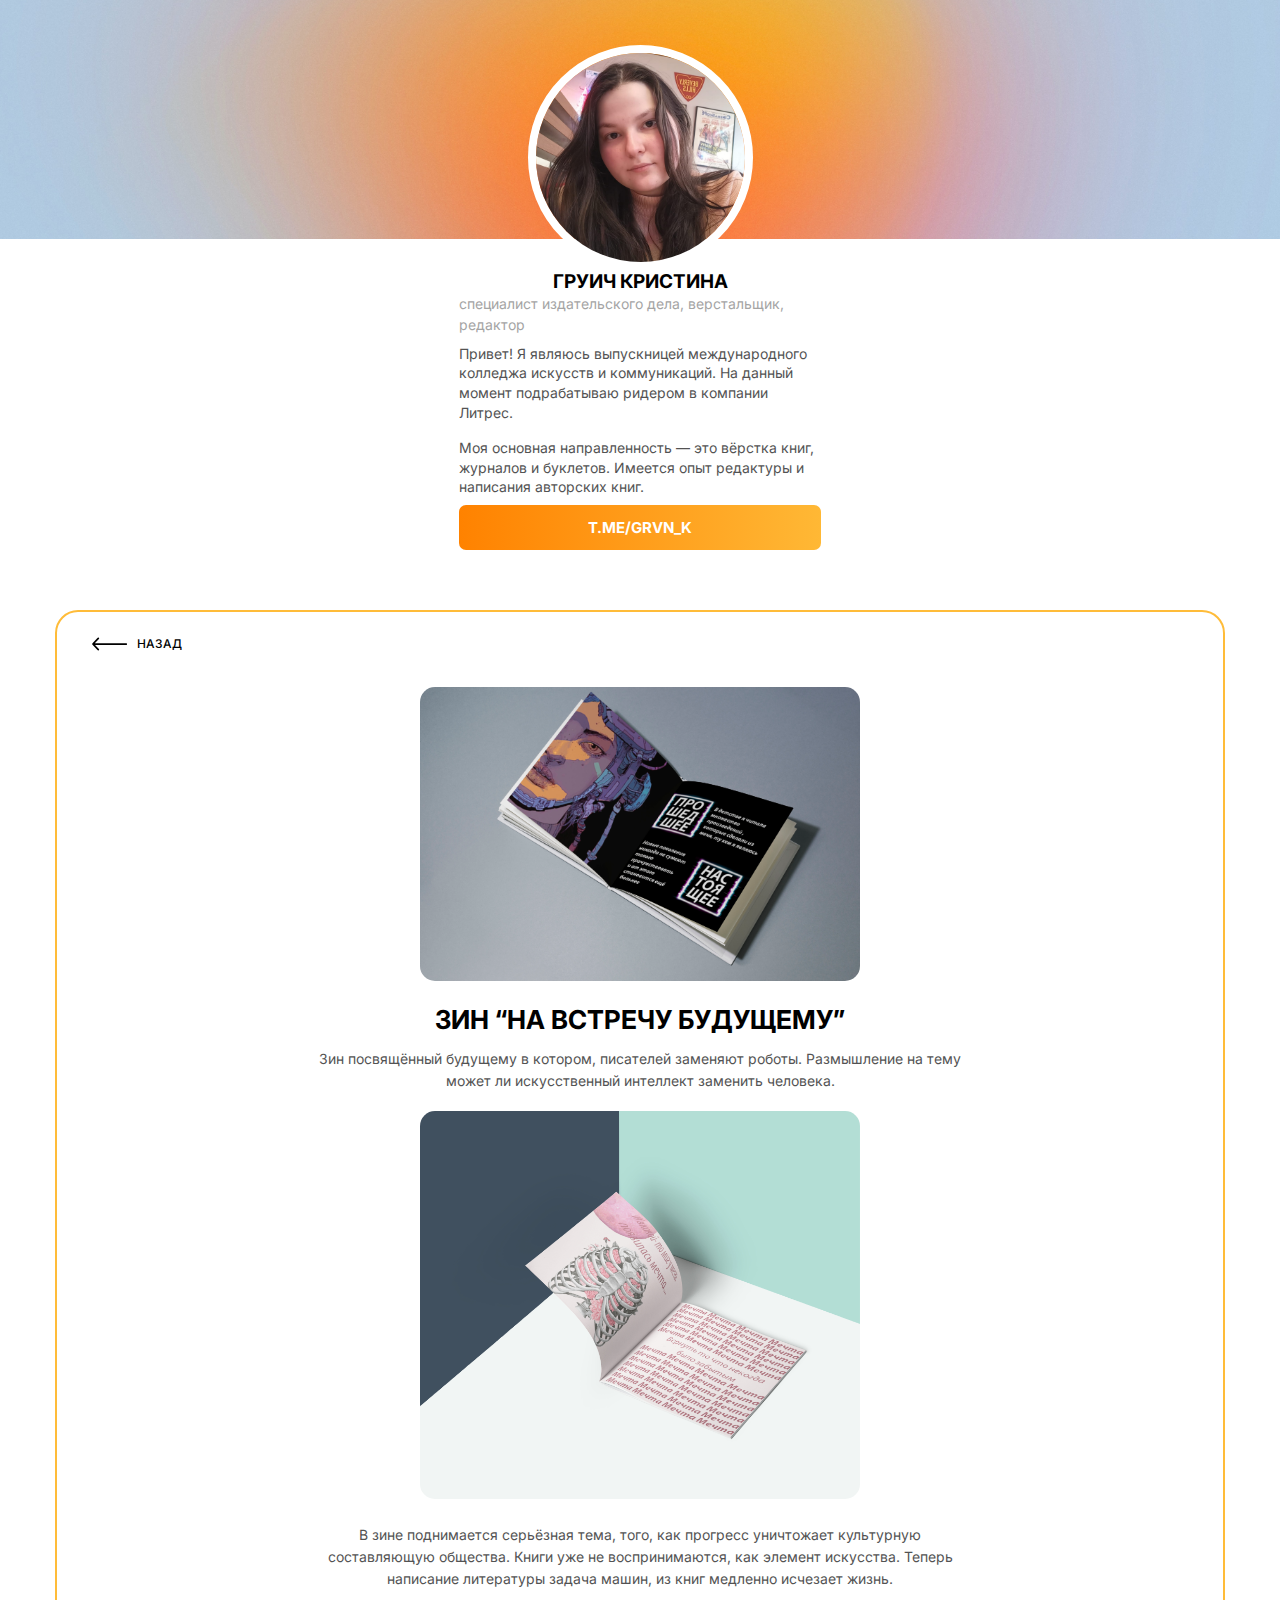
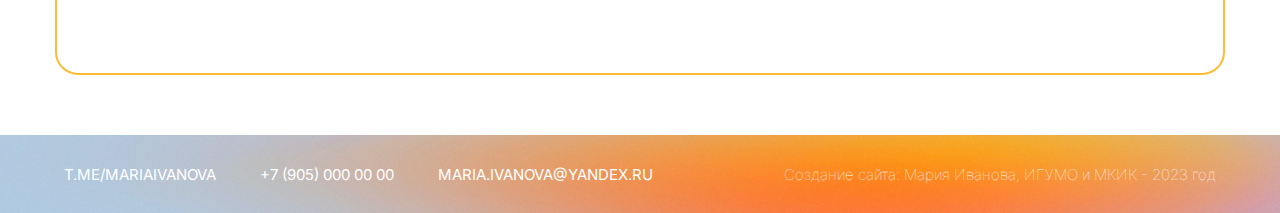
<file: 2.html>
<!doctype html>
<html>
<head>
<title>Проект книги для издательства Альпина Паблишер</title>
<link href="style.css" type="text/css"  rel="stylesheet">
<meta charset="utf-8">
<link rel="shortcut icon" type="image/x-icon" href="images/favicon.ico">
<link rel="preconnect" href="https://fonts.googleapis.com">
<link rel="preconnect" href="https://fonts.gstatic.com" crossorigin>
<link href="https://fonts.googleapis.com/css2?family=Inter:wght@100;200;300;400;500;600;700;800;900&display=swap" rel="stylesheet">
</head>
<body>
<header>
<section class="profile">
<img src="images/0.jpg">
<h1>Груич Кристина</h1>
<h2>Специалист издательского дела, верстальщик, редактор</h2>
<p>Привет! Я являюсь выпускницей международного колледжа искусств и коммуникаций. На данный момент подрабатываю ридером в компании Литрес.
</p>
<p>Моя основная направленность — это вёрстка книг, журналов и буклетов. Имеется опыт редактуры и написания авторских книг.</p>
<a href="https://t.me/grvn_k">t.me/grvn_k</a>
</section>
</header>
<main class="read">
<a href="index.html" class="back"><img src="images/arrow.svg"> назад</a>

<img src="images/6.jpg">

<h1>Зин “на встречу будущему”</h1>

<p>
Зин посвящённый будущему в котором, писателей заменяют роботы. Размышление на тему может ли искусственный интеллект заменить человека.
</p>
<img src="images/7.jpg">
<p>
В зине поднимается серьёзная тема, того, как прогресс уничтожает культурную составляющую общества. Книги уже не воспринимаются, как элемент искусства. Теперь написание литературы задача машин, из книг медленно исчезает жизнь.
</p>
</main>
<footer>
<div class="contacts">
<a href="/">t.me/mariaivanova</a>
<a href="/"> +7 (905) 000 00 00</a>
<a href="/">maria.ivanova@yandex.ru</a>
</div>
<div class="copyright">
Создание сайта: Мария Иванова, ИГУМО и МКИК - 2023 год
</div>
</footer>
</body>
</html>
</file>
<file: style.css>
body {
    margin: 0;
    font-family: 'Inter', sans-serif;
}

header {
    width: 100%;
    height: 550px;
    background: url(images/fon1.jpg);
    background-size: 100% 239px;
    background-repeat: no-repeat;
    display: flex;
    justify-content: center;
    align-items: flex-end;
    margin-bottom: 60px;
}
.profile {
    width: 362px;
    display: flex;
    align-content: flex-start;
    justify-content: center;
    flex-wrap: wrap;
}

.profile img {
    display: block;
    margin: 0 50px;
    border-radius: 50%;
    border: 8px solid white;
    width: 209px;
    height: 209px;
    object-fit: cover;
}

.profile h1 {
    margin: 0;
font-weight: 700;
font-size: 19px;
line-height: 23px;
text-transform: uppercase;
}

.profile h2 {
margin: 0;
font-weight: 400;
font-size: 14px;
line-height: 154.02%;
text-transform: lowercase;
color: #A4A4A4;
}

.profile p {
font-weight: 400;
font-size: 14px;
line-height: 140.52%;
color: #535353;
margin: 8px 0;
}

.profile a {
    width: 362px;
    height: 45px;
    background: linear-gradient(90deg, #FF8200 0%, #FFBC39 107.46%);
    border-radius: 7px;
    display: flex;
    justify-content: center;
    align-items: center;
    font-weight: 700;
    font-size: 15px;
    text-transform: uppercase;
    color: #FFFFFF;
    text-decoration: none;
}

.profile a:hover {
    background: linear-gradient(0deg, #FF8200 0%, #FFBC39 107.46%);
}

main {
    width: 1170px;
    margin: 0 auto;
}

.ills {
    display: flex;
    justify-content: space-between;
    flex-wrap: nowrap;
        margin-bottom: 60px;
}

.ills img {
    width: 383px;
    border-radius: 15px;
}
 
.portfolio {
    /* visibility: visible; */
    display: flex;
    flex-direction: column;
    align-items: center;
        margin-bottom: 60px;
}

.portfolio article {
    /* visibility: visible; */
    width: 800px;
    display: flex;
    flex-direction: column;
    height: 286px;
    flex-wrap: wrap;
    margin-bottom: 30px;
    background: #FFFFFF;
    border: 2px solid #FFBC39;
    border-radius: 23px;
    padding: 10px;
    box-sizing: border-box;
}

.portfolio article img {
    width: 383px;
    display: block;
    margin-right: 25px;
}

.portfolio article h3 {
    width: 360px;
    font-weight: 700;
    font-size: 19px;
    line-height: 23px;
    text-transform: uppercase;
}

.portfolio article p {
    font-weight: 400;
    font-size: 14px;
    line-height: 140.52%;
    width: 360px;
    color: #535353;
}

.portfolio article a {
    background: linear-gradient(90deg, #FF8200 0%, #FFBC39 107.46%);
    border-radius: 7px;
    display: flex;
    width: 219px;
    height: 40px;
    text-transform: uppercase;
    color: #FFFFFF;
    text-decoration: none;
    align-items: center;
    font-size: 13px;
    justify-content: center;
}

.portfolio article a:hover {
    background: linear-gradient(0deg, #FF8200 0%, #FFBC39 107.46%);
}

footer {
    background: url(images/footer1.jpg);
    width: 100%;
    height: 78px;
    padding: 0 5vw;
    display: flex;
    justify-content: space-between;
    box-sizing: border-box;
    align-items: center;
}

.contacts a {
    text-transform: uppercase;
    color: #FFFFFF;
    text-decoration: none;
    font-size: 15px;
    margin-right: 40px;
}

.contacts a:hover {
    color: #000000;
}

.copyright {
    font-size: 15px;
    color: #FFFFFF;
    font-weight: 100;
}

/* ВНУТРЕННЯЯ СТРАНИЦА */

.read {
    background: #FFFFFF;
    border: 2px solid #FFBC39;
    border-radius: 23px;
    margin-bottom: 60px;
    padding: 70px 130px;
    box-sizing: border-box;
    font-weight: 400;
    font-size: 14px;
    line-height: 156.02%;
    color: #535353;
    position: relative;
    text-align: center;
}


.read img {
    width: 440px;
    border-radius: 15px;
    margin: 5px;
}

.read h1 {
    text-transform: uppercase;
    color: #000000;
    font-weight: 700;
    font-size: 26px;
}

.read h1, .read p, .read ul {
    padding: 0 130px;
}

.read ul li {
    margin-bottom: 15px;
}

.back {
    position: absolute;
    left: 30px;
    top: 20px;
    display: flex;
    text-transform: uppercase;
    text-decoration: none;
    color: #000000;
    align-items: center;
    font-weight: 500;
    font-size: 12px;
}

.back img {
    width: 35px;
    margin-right: 10px;
}

.back:hover {
opacity: 0.3;
}
</file>
